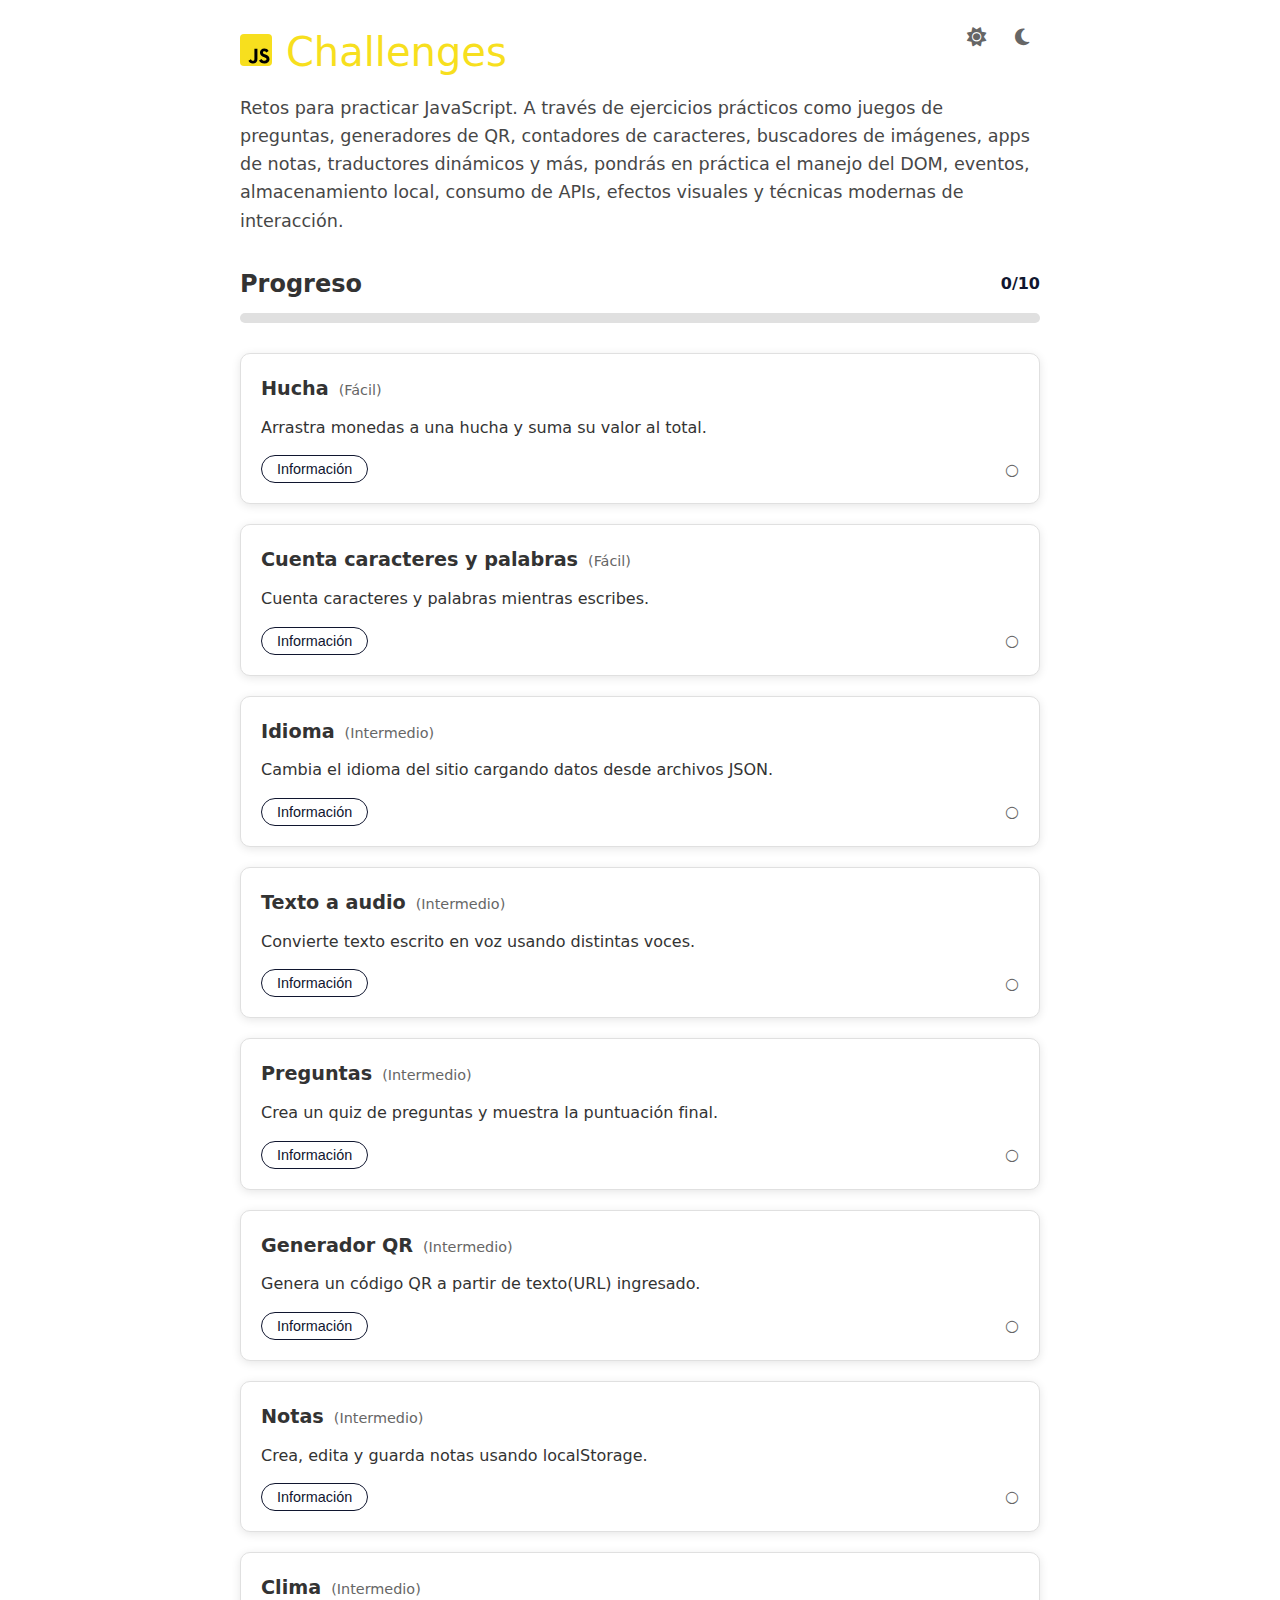
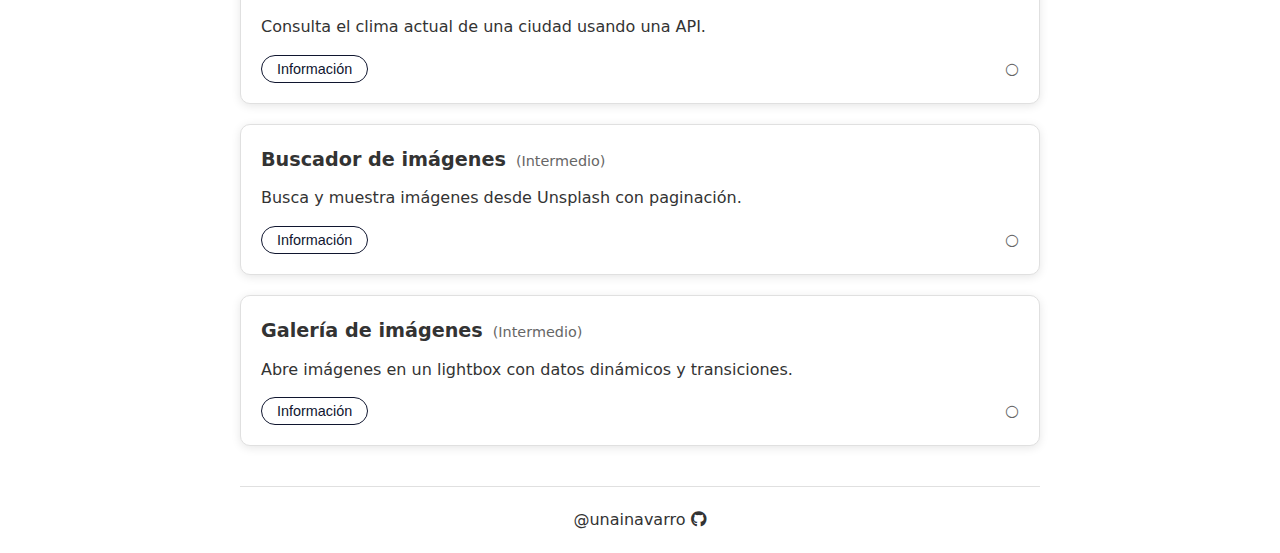
<file: index.html>
<!DOCTYPE html>
<html lang="es">
  <head>
    <meta charset="UTF-8" />
    <meta name="viewport" content="width=device-width, initial-scale=1.0" />
    <link rel="shortcut icon" href="img/javascript.svg" type="image/x-icon" />
    <title>JS challenges</title>
    <link
      rel="stylesheet"
      href="https://cdnjs.cloudflare.com/ajax/libs/font-awesome/6.4.0/css/all.min.css"
    />
    <link rel="stylesheet" href="css/style.css" />
  </head>
  <body>
    <div class="container">
      <header>
        <div class="header-content">
          <h1>
            <img src="img/javascript.svg" alt="js logo" class="logo" />
            <span>Challenges</span>
          </h1>
          <p>
            Retos para practicar JavaScript. A través de ejercicios prácticos
            como juegos de preguntas, generadores de QR, contadores de
            caracteres, buscadores de imágenes, apps de notas, traductores
            dinámicos y más, pondrás en práctica el manejo del DOM, eventos,
            almacenamiento local, consumo de APIs, efectos visuales y técnicas
            modernas de interacción.
          </p>
        </div>
        <div class="theme-switcher">
          <button class="theme-btn light" title="Light mode">
            <i class="fas fa-sun"></i>
          </button>
          <button class="theme-btn dark" title="Dark mode">
            <i class="fas fa-moon"></i>
          </button>
        </div>
      </header>

      <main>
        <section class="progress-summary">
          <h2>Progreso <span id="progress-count"></span></h2>
          <div class="progress-bar">
            <div class="progress-fill"></div>
          </div>
        </section>

        <section class="challenges-list">
          <!-- Card -->
          <div class="challenge-card" data-challenge-id="hucha">
            <div class="challenge-header">
              <h3>Hucha</h3>
              <span class="challenge-source">(Fácil)</span>
            </div>
            <p>Arrastra monedas a una hucha y suma su valor al total.</p>
            <div class="challenge-actions">
              <button class="statement-btn">Información</button>
              <div class="status-icons">
                <span class="incomplete-icon" title="Completed">○</span>
              </div>
            </div>
          </div>
          <!-- Card[final] -->
          <!-- Card -->
          <div class="challenge-card" data-challenge-id="cuenta">
            <div class="challenge-header">
              <h3>Cuenta caracteres y palabras</h3>
              <span class="challenge-source">(Fácil)</span>
            </div>
            <p>Cuenta caracteres y palabras mientras escribes.</p>
            <div class="challenge-actions">
              <button class="statement-btn">Información</button>
              <div class="status-icons">
                <span class="incomplete-icon" title="Completed">○</span>
              </div>
            </div>
          </div>
          <!-- Card[final] -->
          <!-- Card -->
          <div class="challenge-card" data-challenge-id="idioma">
            <div class="challenge-header">
              <h3>Idioma</h3>
              <span class="challenge-source">(Intermedio)</span>
            </div>
            <p>
              Cambia el idioma del sitio cargando datos desde archivos JSON.
            </p>
            <div class="challenge-actions">
              <button class="statement-btn">Información</button>
              <div class="status-icons">
                <span class="incomplete-icon" title="Completed">○</span>
              </div>
            </div>
          </div>
          <!-- Card[final] -->
          <!-- Card -->
          <div class="challenge-card" data-challenge-id="audio-texto">
            <div class="challenge-header">
              <h3>Texto a audio</h3>
              <span class="challenge-source">(Intermedio)</span>
            </div>
            <p>Convierte texto escrito en voz usando distintas voces.</p>
            <div class="challenge-actions">
              <button class="statement-btn">Información</button>
              <div class="status-icons">
                <span class="incomplete-icon" title="Completed">○</span>
              </div>
            </div>
          </div>
          <!-- Card[final] -->
          <!-- Card -->
          <div class="challenge-card" data-challenge-id="preguntas">
            <div class="challenge-header">
              <h3>Preguntas</h3>
              <span class="challenge-source">(Intermedio)</span>
            </div>
            <p>Crea un quiz de preguntas y muestra la puntuación final.</p>
            <div class="challenge-actions">
              <button class="statement-btn">Información</button>
              <div class="status-icons">
                <span class="incomplete-icon" title="Completed">○</span>
              </div>
            </div>
          </div>
          <!-- Card[final] -->
          <!-- Card -->
          <div class="challenge-card" data-challenge-id="qr">
            <div class="challenge-header">
              <h3>Generador QR</h3>
              <span class="challenge-source">(Intermedio)</span>
            </div>
            <p>Genera un código QR a partir de texto(URL) ingresado.</p>
            <div class="challenge-actions">
              <button class="statement-btn">Información</button>
              <div class="status-icons">
                <span class="incomplete-icon" title="Completed">○</span>
              </div>
            </div>
          </div>
          <!-- Card[final] -->
          <!-- Card -->
          <div class="challenge-card" data-challenge-id="notas">
            <div class="challenge-header">
              <h3>Notas</h3>
              <span class="challenge-source">(Intermedio)</span>
            </div>
            <p>Crea, edita y guarda notas usando localStorage.</p>
            <div class="challenge-actions">
              <button class="statement-btn">Información</button>
              <div class="status-icons">
                <span class="incomplete-icon" title="Completed">○</span>
              </div>
            </div>
          </div>
          <!-- Card[final] -->
          <!-- Card -->
          <div class="challenge-card" data-challenge-id="clima">
            <div class="challenge-header">
              <h3>Clima</h3>
              <span class="challenge-source">(Intermedio)</span>
            </div>
            <p>Consulta el clima actual de una ciudad usando una API.</p>
            <div class="challenge-actions">
              <button class="statement-btn">Información</button>
              <div class="status-icons">
                <span class="incomplete-icon" title="Completed">○</span>
              </div>
            </div>
          </div>
          <!-- Card[final] -->
          <!-- Card -->
          <div class="challenge-card" data-challenge-id="buscador-img">
            <div class="challenge-header">
              <h3>Buscador de imágenes</h3>
              <span class="challenge-source">(Intermedio)</span>
            </div>
            <p>Busca y muestra imágenes desde Unsplash con paginación.</p>
            <div class="challenge-actions">
              <button class="statement-btn">Información</button>
              <div class="status-icons">
                <span class="incomplete-icon" title="Completed">○</span>
              </div>
            </div>
          </div>
          <!-- Card[final] -->
          <!-- Card -->
          <div class="challenge-card" data-challenge-id="galeria">
            <div class="challenge-header">
              <h3>Galería de imágenes</h3>
              <span class="challenge-source">(Intermedio)</span>
            </div>
            <p>
              Abre imágenes en un lightbox con datos dinámicos y transiciones.
            </p>
            <div class="challenge-actions">
              <button class="statement-btn">Información</button>
              <div class="status-icons">
                <span class="incomplete-icon" title="Completed">○</span>
              </div>
            </div>
          </div>
          <!-- Card[final] -->
        </section>
      </main>

      <div class="modal-overlay" id="modal-overlay">
        <div class="modal">
          <button class="modal-close">&times;</button>
          <h2 class="modal-title" id="modal-title">Challenge Title</h2>
          <div class="modal-content">
            <h3>Requisitos clave para este proyecto:</h3>
            <ul class="requirements-list" id="requirements-list">
              <!-- Se llenará dinámicamente -->
            </ul>
          </div>
          <div class="modal-footer">
            <div class="footer-left">
              <button class="btn-demo" id="demo-btn">Demo</button>
              <button class="btn-github" id="github-btn">GitHub</button>
            </div>
            <a class="btn-start" href="./challenges/download/reto.zip"
              >Empezar reto</a
            >
          </div>
        </div>
      </div>

      <footer>
        <a class="github" href="https://github.com/unainavarro" target="_blank">
          @unainavarro
          <span class="icon" title="GitHub"
            ><i class="fa-brands fa-github"></i
          ></span>
        </a>
      </footer>
    </div>
    <script type="module" src="js/script.js"></script>
  </body>
</html>
</file>
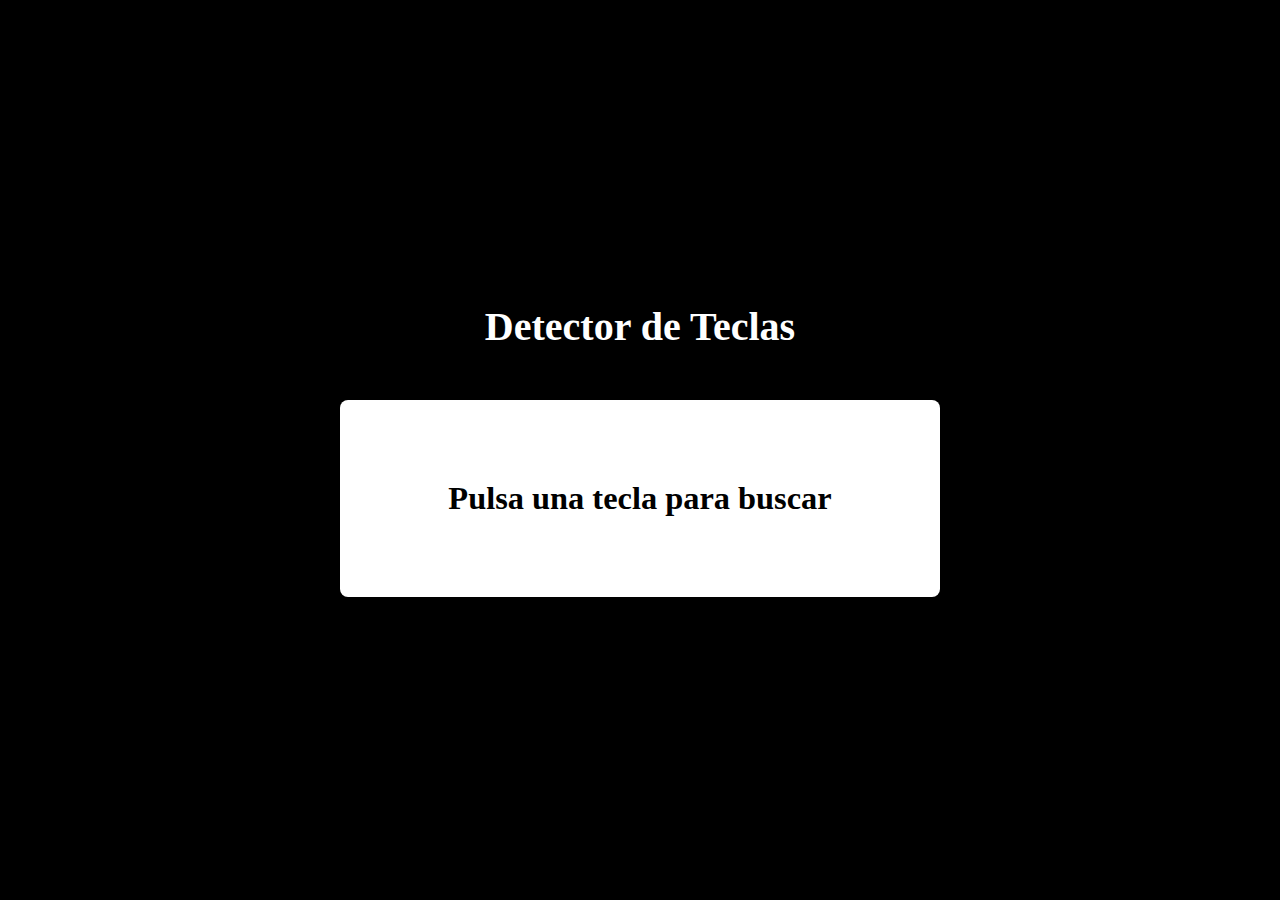
<file: challenges/01-detector-de-teclas/index.html>
<!DOCTYPE html>
<html lang="es">
  <head>
    <meta charset="UTF-8" />
    <meta name="viewport" content="width=device-width, initial-scale=1.0" />
    <title>Detector de teclas</title>
    <link rel="stylesheet" href="style.css" />
  </head>
  <body>
    <h2 class="heading">Detector de Teclas</h2>
    <div id="result">Pulsa una tecla para buscar</div>

    <script src="script.js"></script>
  </body>
</html>
</file>
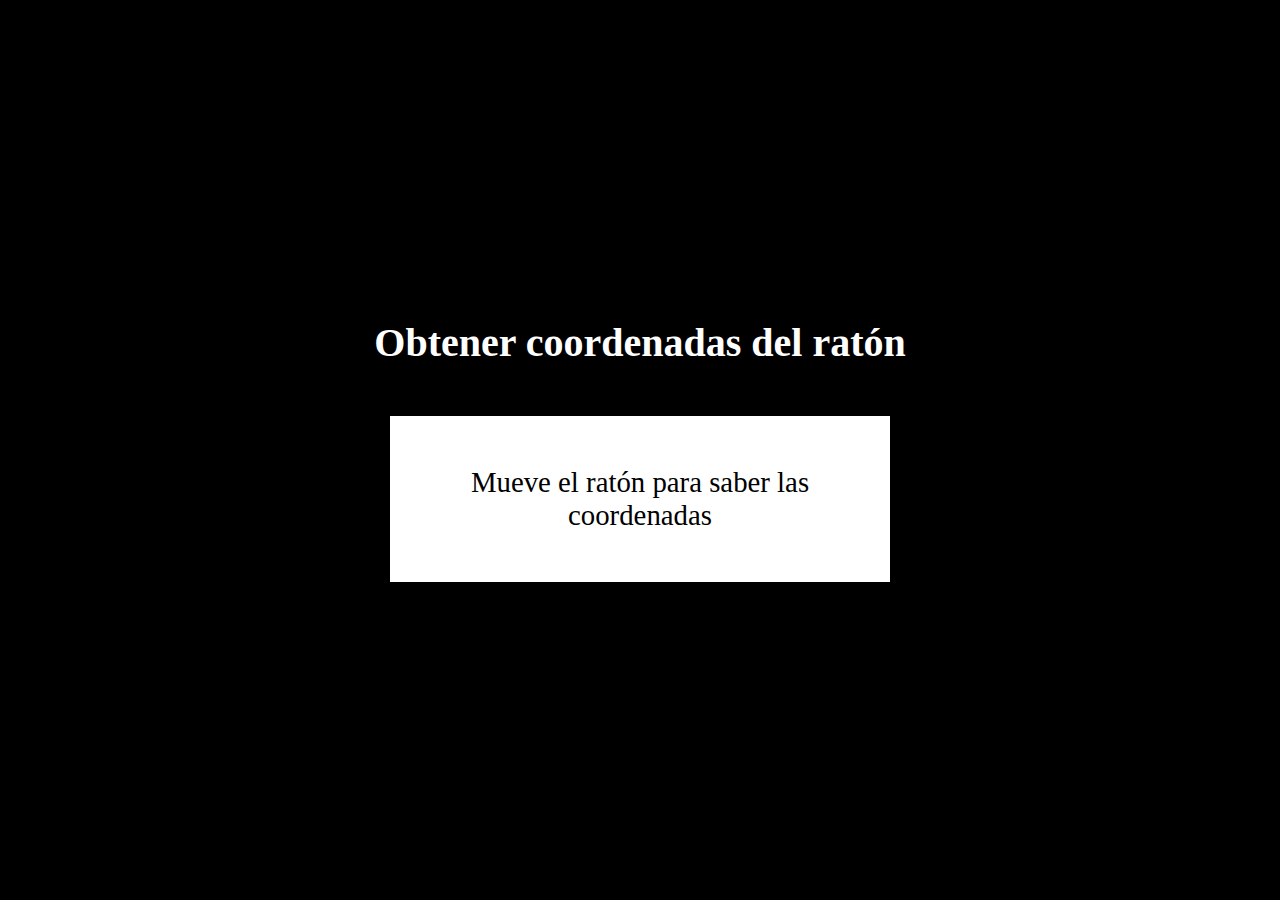
<file: challenges/02-detector-de-raton/index.html>
<!DOCTYPE html>
<html lang="es">
  <head>
    <meta charset="UTF-8" />
    <meta name="viewport" content="width=device-width, initial-scale=1.0" />
    <title>Detectar coordenadas</title>
    <link rel="stylesheet" href="style.css" />
  </head>
  <body>
    <h2 class="heading">Obtener coordenadas del ratón</h2>
    <div id="output">Mueve el ratón para saber las coordenadas</div>

    <script src="script.js"></script>
  </body>
</html>
</file>
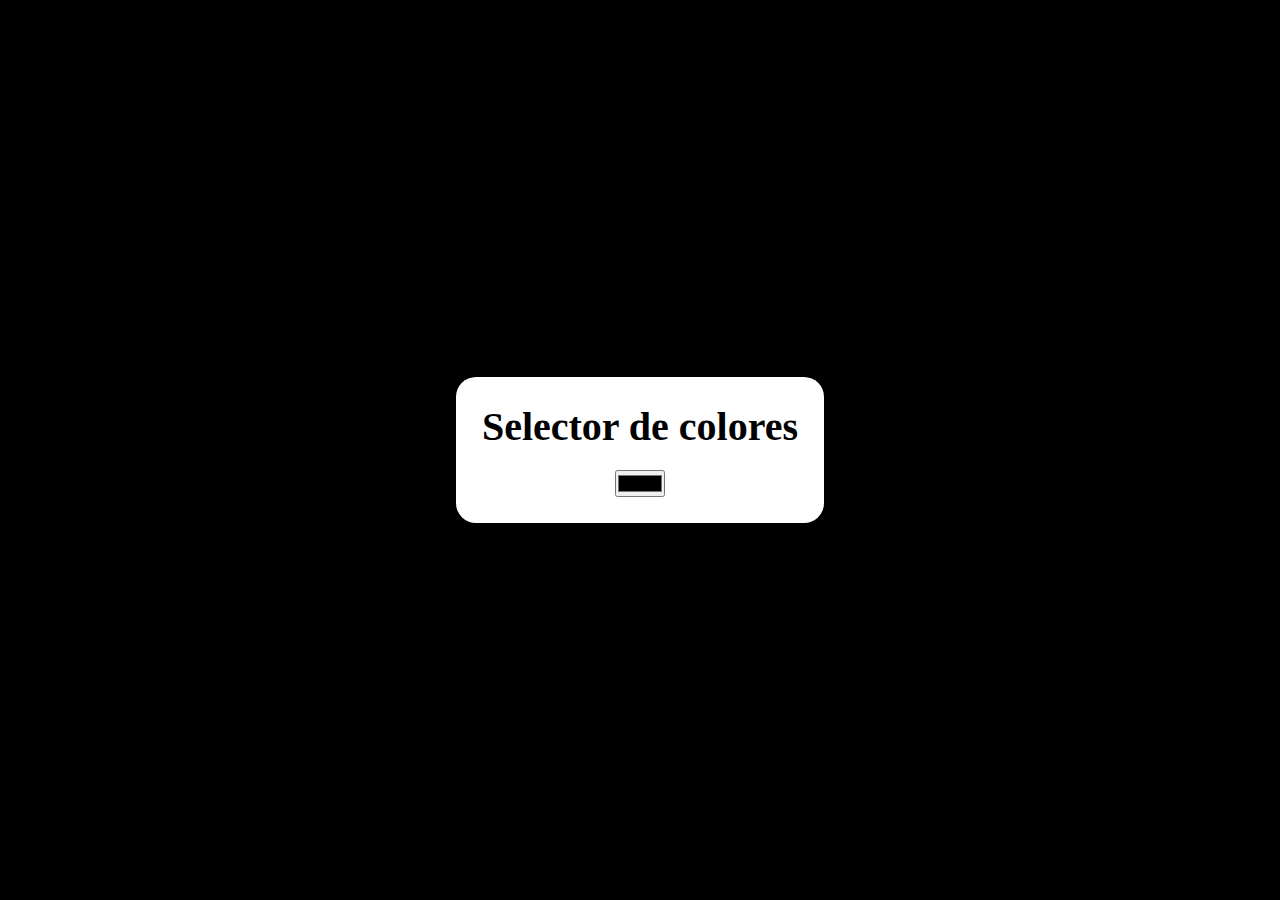
<file: challenges/03-selector-de-color/index.html>
<!DOCTYPE html>
<html lang="es">
  <head>
    <meta charset="UTF-8" />
    <meta name="viewport" content="width=device-width, initial-scale=1.0" />
    <title>Selector de color</title>
    <link rel="stylesheet" href="style.css" />
  </head>
  <body>
    <section class="section">
      <h2 class="heading">Selector de colores</h2>
      <input type="color" id="color-picker" />
    </section>

    <script src="script.js"></script>
  </body>
</html>
</file>
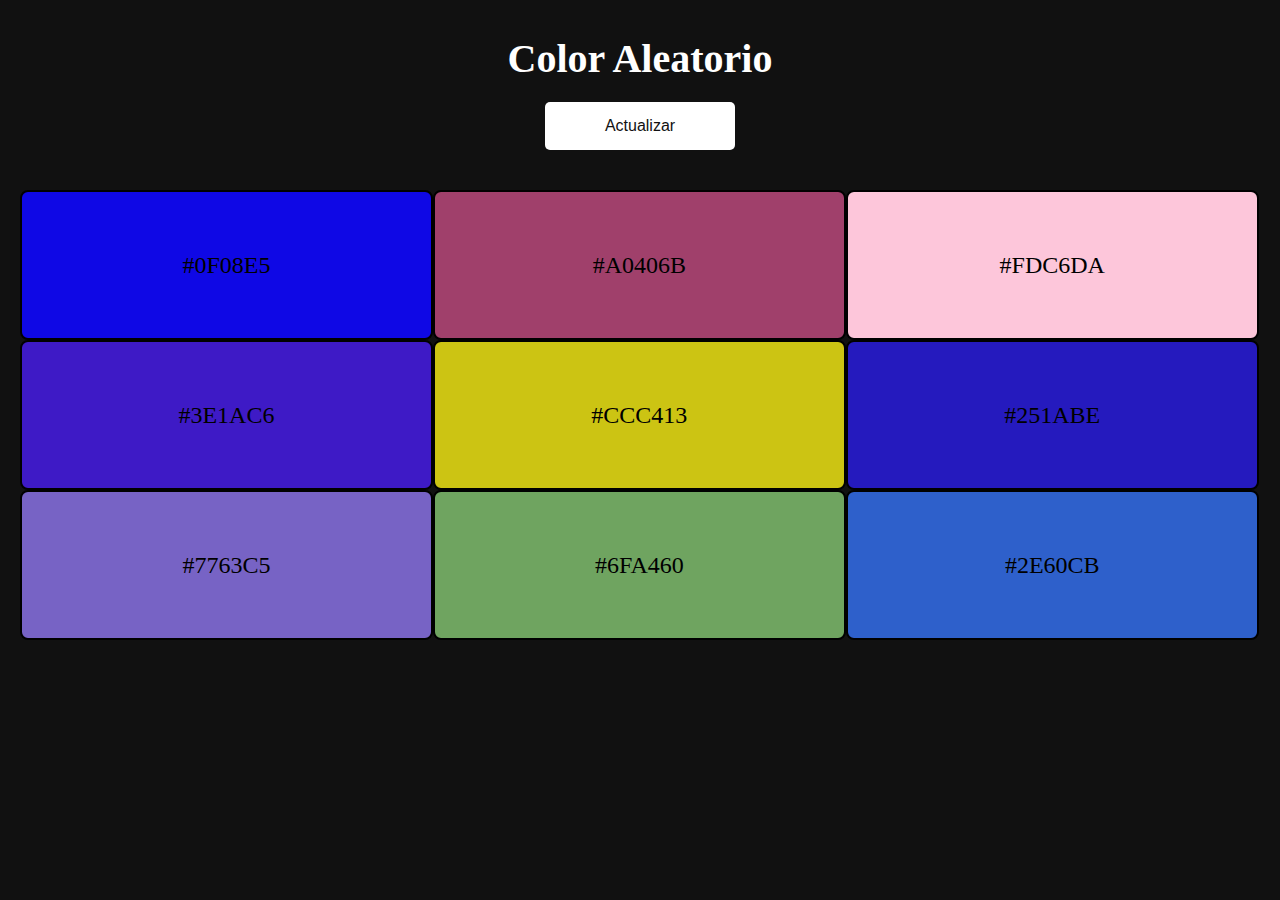
<file: challenges/04-color-aleatorio/index.html>
<!DOCTYPE html>
<html lang="es">
  <head>
    <meta charset="UTF-8" />
    <meta name="viewport" content="width=device-width, initial-scale=1.0" />
    <title>Color aleatorio</title>
    <link rel="stylesheet" href="style.css" />
  </head>
  <body>
    <h2 class="heading">Color Aleatorio</h2>
    <button class="btn">Actualizar</button>

    <section class="container"></section>

    <script src="script.js"></script>
  </body>
</html>
</file>
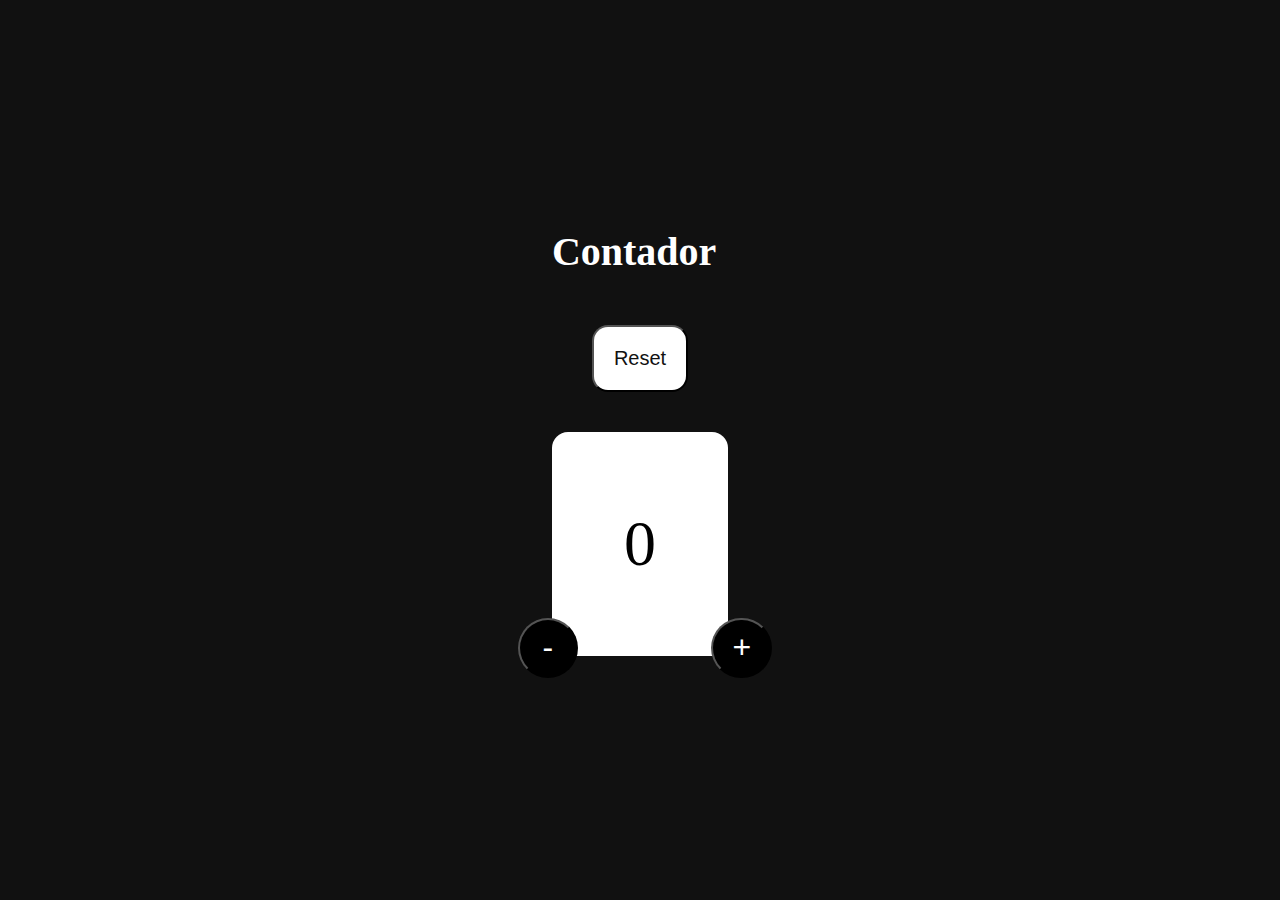
<file: challenges/05-contador/index.html>
<!DOCTYPE html>
<html lang="es">
  <head>
    <meta charset="UTF-8" />
    <meta name="viewport" content="width=device-width, initial-scale=1.0" />
    <title>Document</title>
    <link rel="stylesheet" href="style.css" />
  </head>
  <body>
    <div class="number-counter">
      <h2 class="heading">Contador</h2>
      <button class="btn-reset">Reset</button>

      <div class="counter-container">
        <p class="counter" id="counter">0</p>
        <button class="btn-operator increase">+</button>
        <button class="btn-operator decrease">-</button>
      </div>
    </div>
    <script src="script.js"></script>
  </body>
</html>
</file>
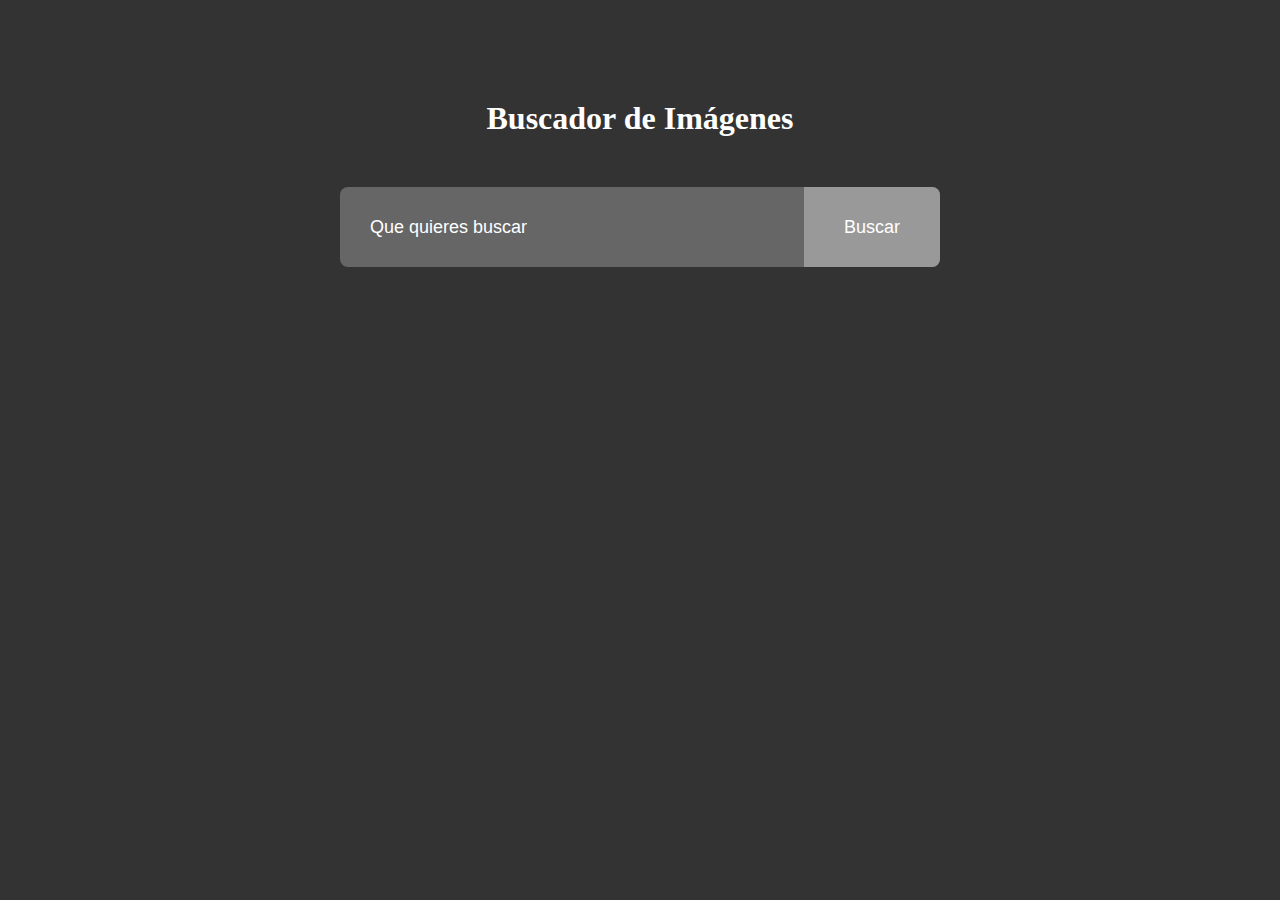
<file: challenges/buscador-img/index.html>
<!DOCTYPE html>
<html lang="es">
  <head>
    <meta charset="UTF-8" />
    <meta name="viewport" content="width=device-width, initial-scale=1.0" />
    <title>Buscador</title>
    <link rel="stylesheet" href="style.css" />
    <script type="module" src="script.js" defer></script>
  </head>
  <body>
    <h1>Buscador de Imágenes</h1>

    <form id="search-form">
      <input type="text" id="search-box" placeholder="Que quieres buscar" />
      <button>Buscar</button>
    </form>

    <div id="search-result"></div>
    <button id="show-more-btn">Ver más</button>
  </body>
</html>
</file>
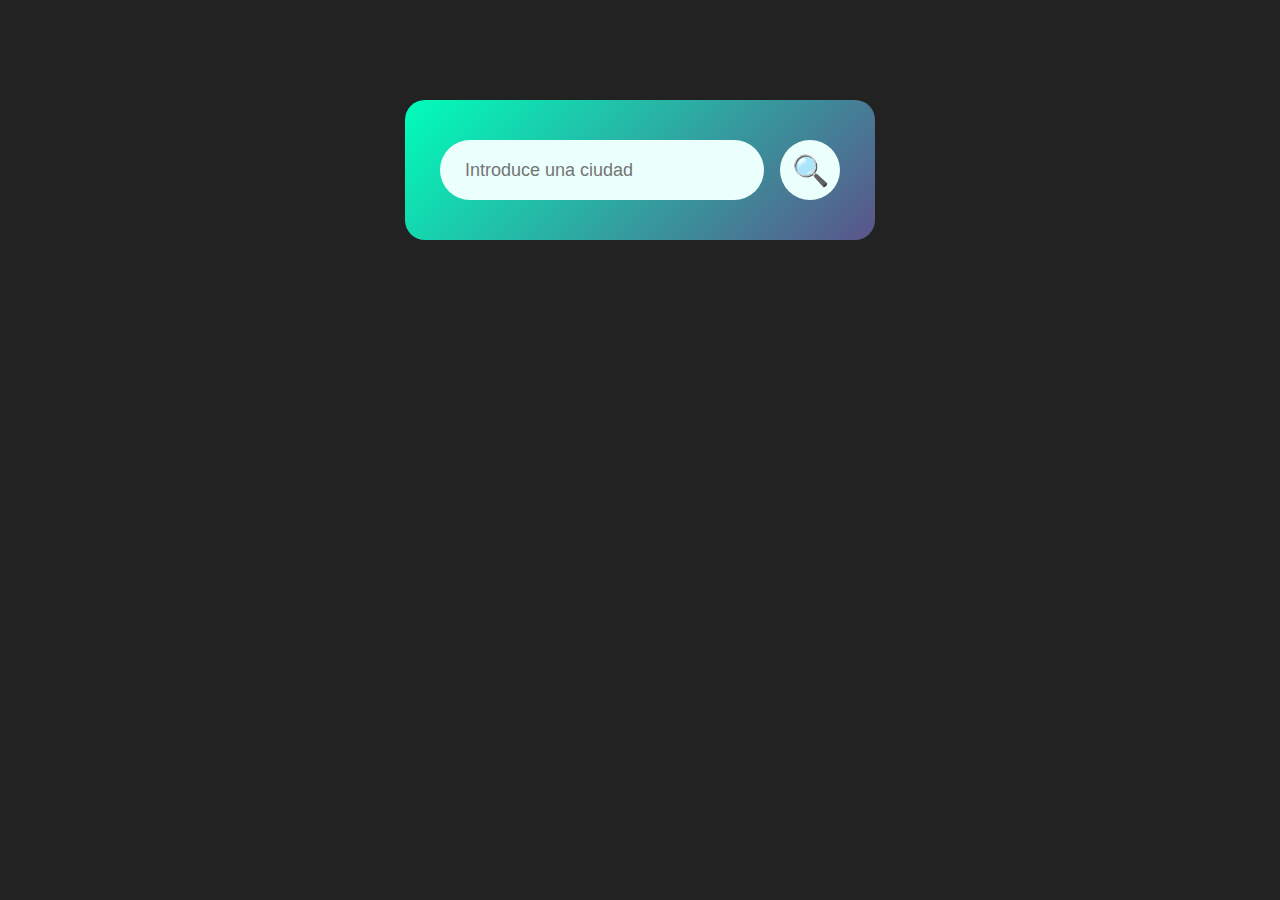
<file: challenges/clima/index.html>
<!DOCTYPE html>
<html lang="es">
  <head>
    <meta charset="UTF-8" />
    <meta name="viewport" content="width=device-width, initial-scale=1.0" />
    <title>Clima</title>
    <link rel="stylesheet" href="style.css" />
  </head>
  <body>
    <div class="card">
      <div class="search">
        <input
          type="text"
          placeholder="Introduce una ciudad"
          spellcheck="false"
        />
        <button>🔍</button>
      </div>

      <div class="error">
        <p>Ciudad no encontrada</p>
      </div>

      <div class="weather">
        <p class="weather-icon">🌧️</p>
        <h1 class="temp">22ºc</h1>
        <h2 class="city">Bilbao</h2>
        <div class="details">
          <div class="col">
            <p class="humidity-icon">💧</p>
            <div>
              <p class="humidity">50%</p>
              <p>Humedad</p>
            </div>
          </div>
          <div class="col">
            <p class="wind-icon">🍃</p>
            <div>
              <p class="wind">15 km/h</p>
              <p>Viento</p>
            </div>
          </div>
        </div>
      </div>
    </div>

    <script src="script.js"></script>
  </body>
</html>
</file>
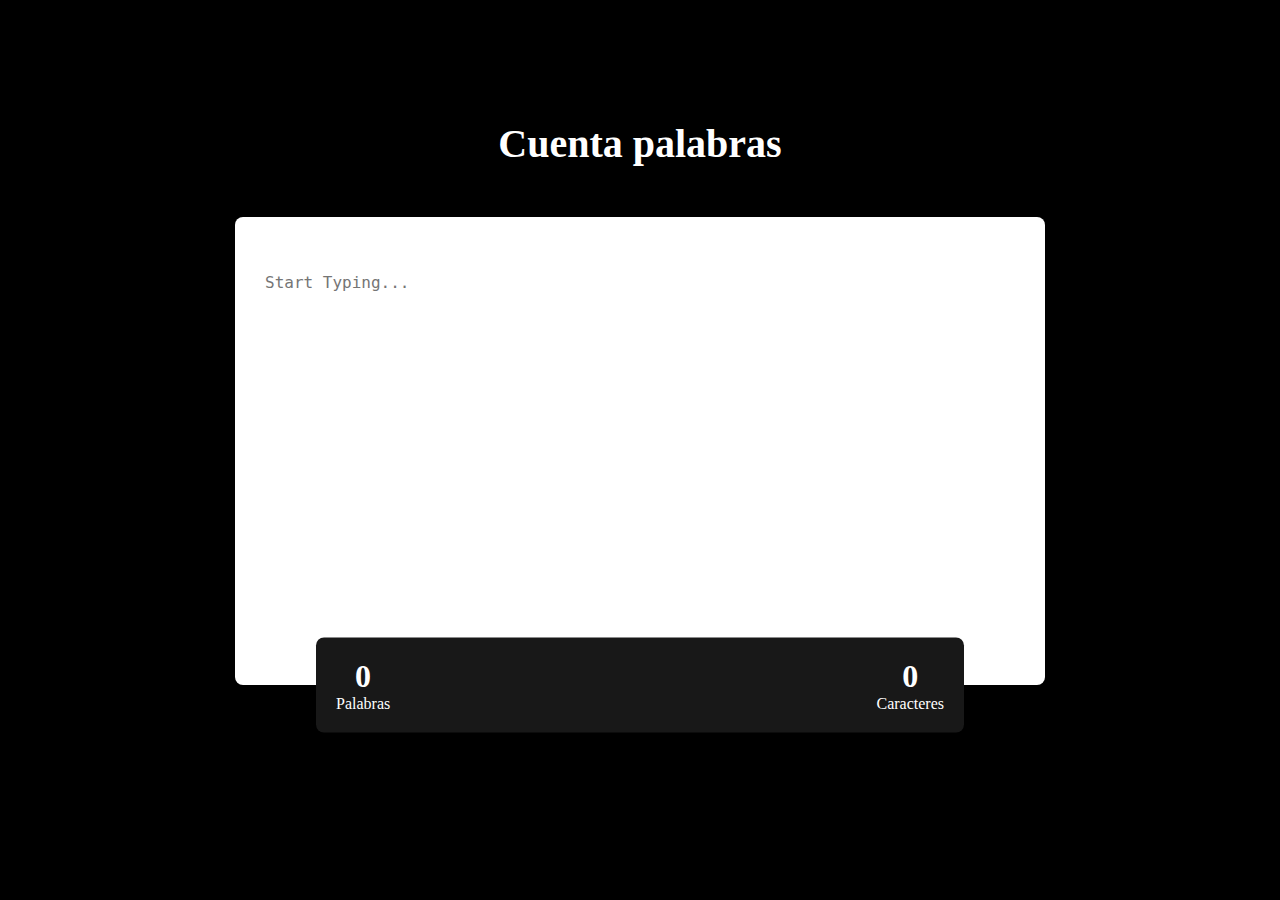
<file: challenges/cuenta-palabras/index.html>
<!DOCTYPE html>
<html lang="es">
  <head>
    <meta charset="UTF-8" />
    <meta name="viewport" content="width=device-width, initial-scale=1.0" />
    <title>Cuenta palabras</title>
    <link rel="stylesheet" href="style.css" />
    <script type="module" src="script.js" defer></script>
  </head>
  <body>
    <div class="wrapper">
      <h2 class="heading">Cuenta palabras</h2>
      <div class="container">
        <textarea
          id="input-textarea"
          rows="12"
          placeholder="Start Typing..."
        ></textarea>
      </div>
      <div class="count">
        <div>
          <h3 id="word-count">0</h3>
          <p>Palabras</p>
        </div>
        <div>
          <h3 id="character-count">0</h3>
          <p>Caracteres</p>
        </div>
      </div>
    </div>
  </body>
</html>
</file>
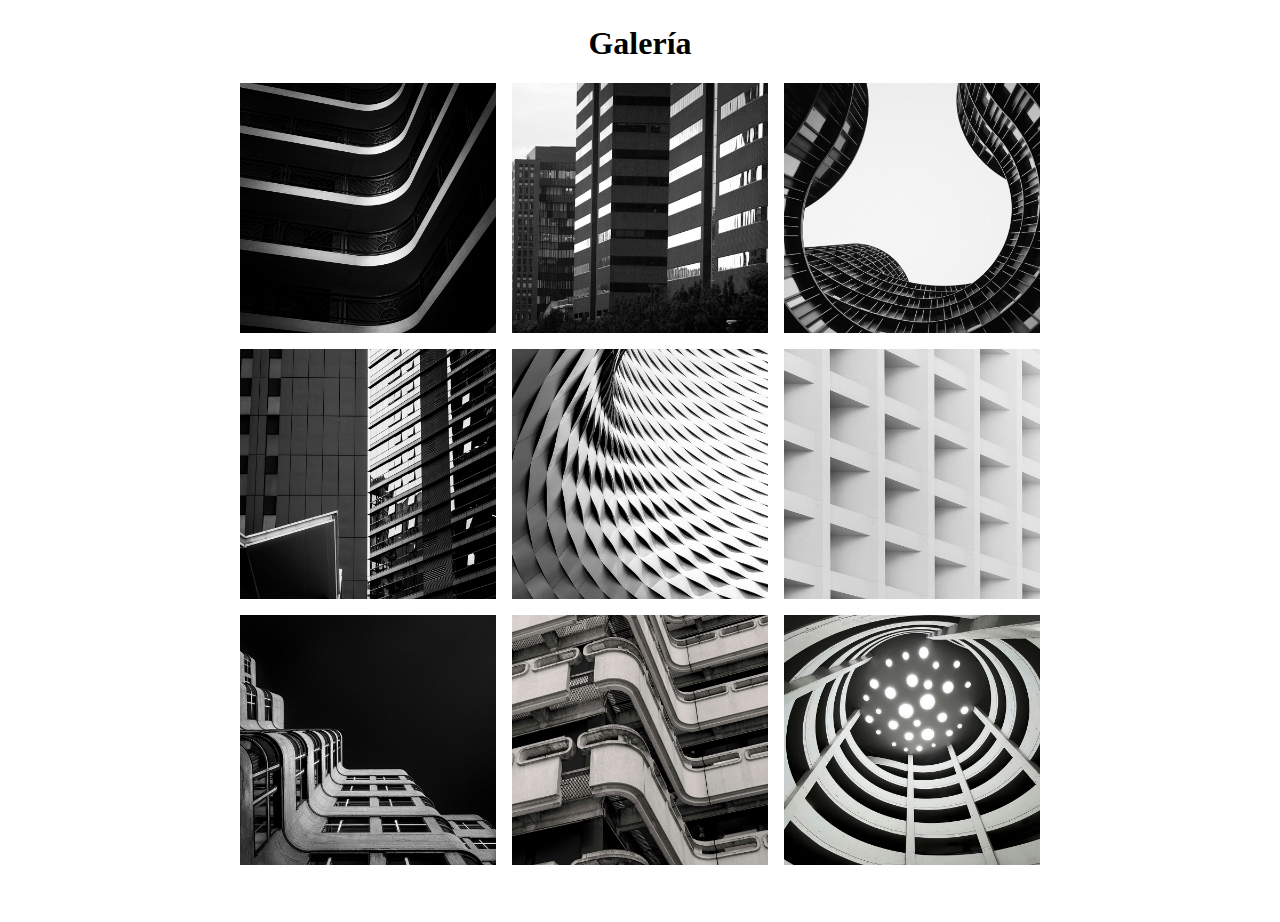
<file: challenges/galeria/index.html>
<!DOCTYPE html>
<html lang="en">
  <head>
    <meta charset="UTF-8" />
    <meta name="viewport" content="width=device-width, initial-scale=1.0" />
    <link rel="stylesheet" href="styles.css" />
    <script src="./script.js" defer></script>
    <title>Galería</title>
  </head>
  <body>
    <h1>Galería</h1>
    <main>
      <ul class="gallery">
        <li class="thumbnail" id="thumb1">
          <img
            src="images/balconies-md.jpg"
            data-thumbID="thumb1"
            alt="Black and white photo of exterior balconies in an art deco style."
          />
        </li>
        <li class="thumbnail" id="thumb2">
          <img
            src="images/checkers-md.jpg"
            data-thumbID="thumb2"
            alt="A row of skyscraper apartment buildings with large glass windows."
          />
        </li>
        <li class="thumbnail" id="thumb3">
          <img
            src="images/curves-md.jpg"
            data-thumbID="thumb3"
            alt="The interior curve of a building seen from the ground looking up."
          />
        </li>
        <li class="thumbnail" id="thumb4">
          <img
            src="images/floors-md.jpg"
            data-thumbID="thumb4"
            alt="The exterior of a residential building made of mixed material using glass, brick and concrete."
          />
        </li>
        <li class="thumbnail" id="thumb5">
          <img
            src="images/forms-md.jpg"
            data-thumbID="thumb5"
            alt="The interior facade of a curved wall adorned with metal plating looks like scales on a dragon."
          />
        </li>
        <li class="thumbnail" id="thumb6">
          <img
            src="images/squares-md.jpg"
            data-thumbID="thumb6"
            alt="The exterior facade of a building whose supports create a checkered pattern."
          />
        </li>
        <li class="thumbnail" id="thumb7">
          <img
            src="images/zig-zag-md.jpg"
            data-thumbID="thumb7"
            alt="The exterior facade and roofline of a building create interesting zig-zag patterns against the sky."
          />
        </li>
        <li class="thumbnail" id="thumb8">
          <img
            src="images/flow-md.jpg"
            data-thumbID="thumb8"
            alt="The exterior balconies of a brutalist style building juxtaposes soft and angular shapes."
          />
        </li>
        <li class="thumbnail" id="thumb9">
          <img
            src="images/swirls-md.jpg"
            data-thumbID="thumb9"
            alt="A view of an interior atrium and the spiral walkway that leads to the top floor."
          />
        </li>
      </ul>
      <aside class="lightbox">
        <figure class="lightbox-image">
          <!-- img appended here -->
          <!-- figcaption appended here -->
        </figure>
      </aside>
    </main>
  </body>
</html>
</file>
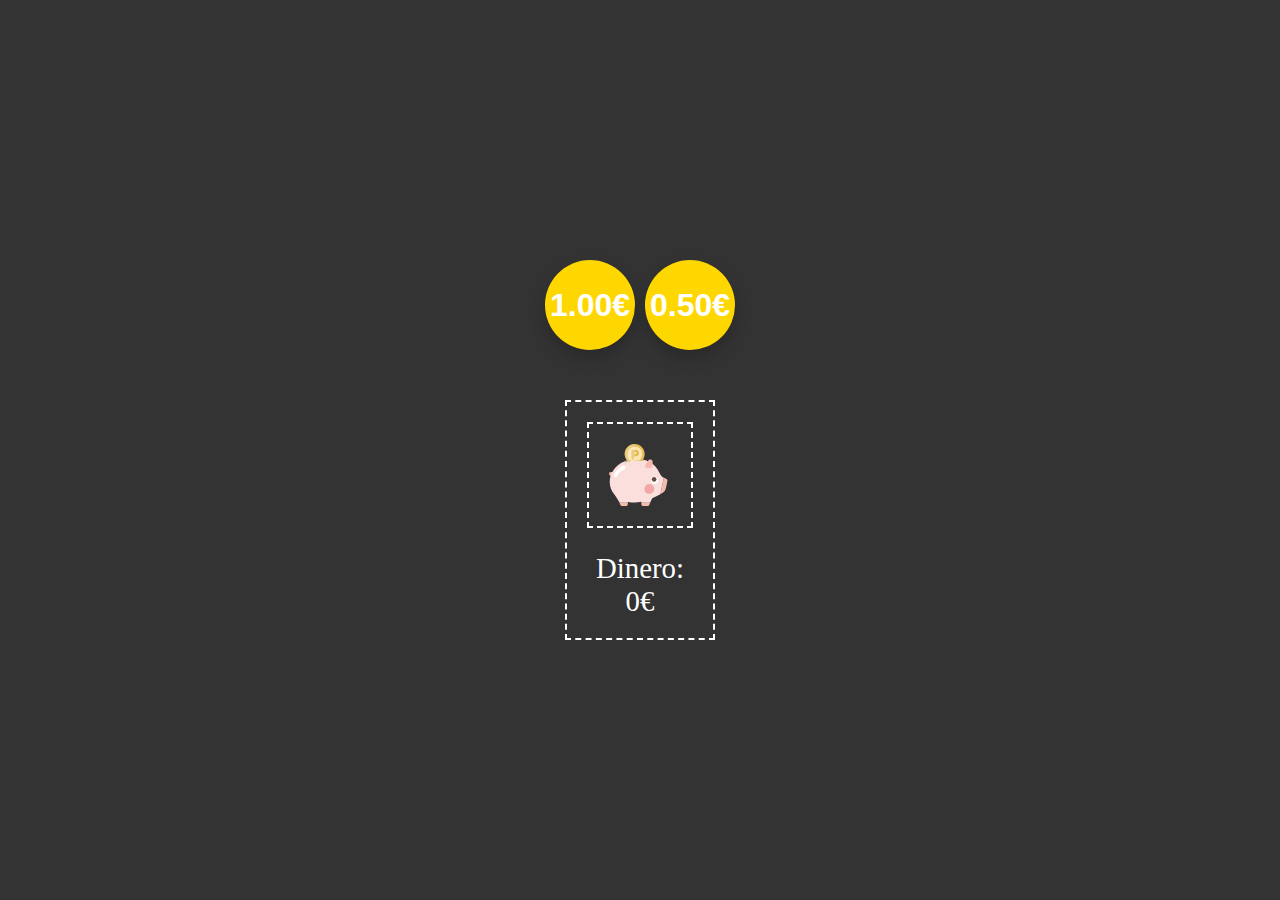
<file: challenges/hucha/index.html>
<!DOCTYPE html>
<html lang="es">
  <head>
    <meta charset="UTF-8" />
    <meta name="viewport" content="width=device-width, initial-scale=1.0" />
    <title>Hucha</title>
    <link rel="stylesheet" href="style.css" />
    <script src="script.js" defer></script>
  </head>
  <body>
    <div class="monedas">
      <div class="moneda" draggable="true" data-valor="1.00">
        <div class="cara-trasera">1.00€</div>
      </div>
      <div class="moneda" draggable="true" data-valor="0.50">
        <div class="cara-trasera">0.50€</div>
      </div>
    </div>

    <div
      class="hucha"
      id="hucha"
      ondrop="soltarMoneda(event)"
      ondragover="permitirSoltar(event)"
    >
      <img src="img/pig.svg" alt="hucha de cerdo" class="hucha" />
      <p>Dinero: <span class="total">0</span>€</p>
    </div>
  </body>
</html>
</file>
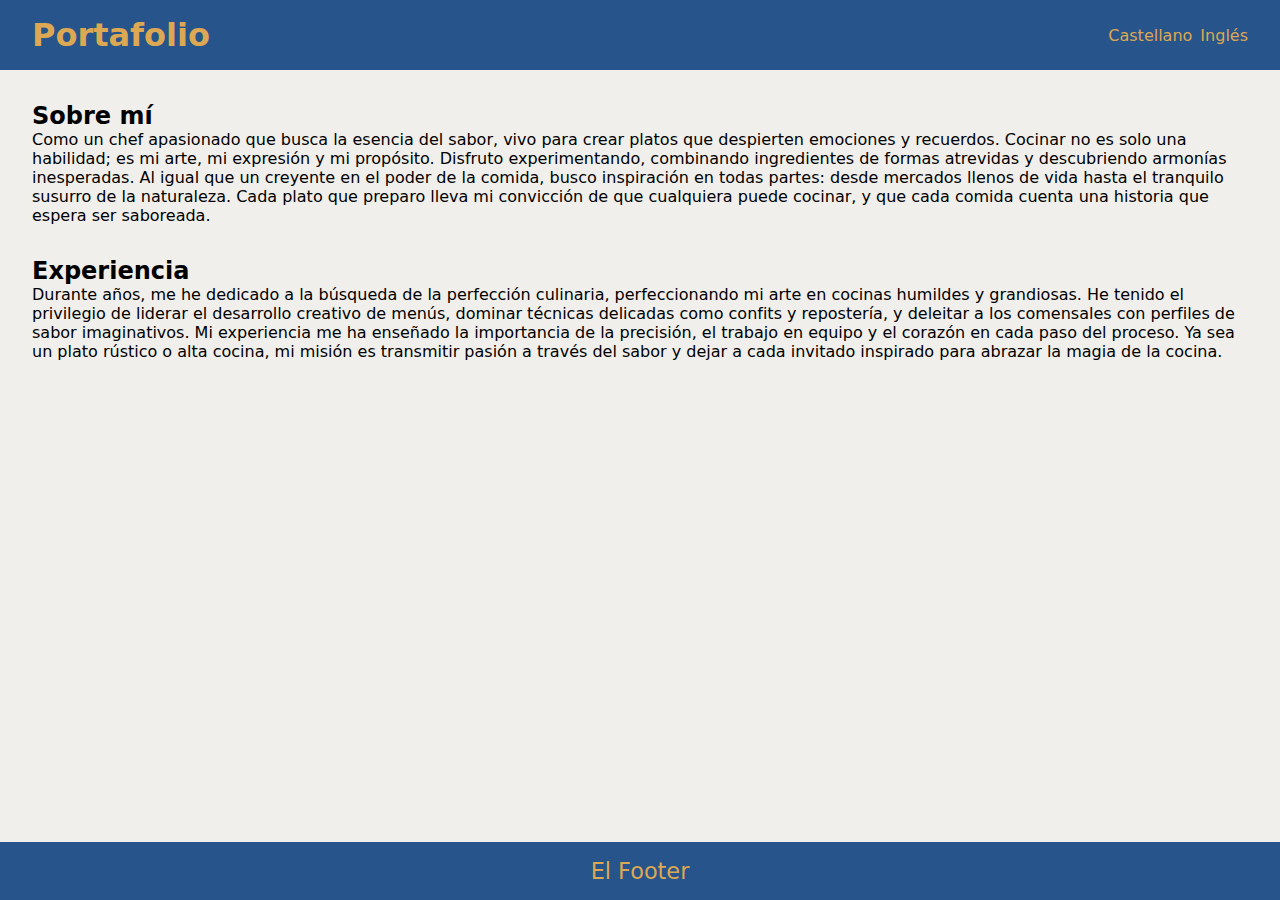
<file: challenges/idioma/index.html>
<!DOCTYPE html>
<html lang="es">
  <head>
    <meta charset="UTF-8" />
    <meta name="viewport" content="width=device-width, initial-scale=1.0" />
    <title>Idioma</title>
    <link rel="stylesheet" href="style.css" />
    <script type="module" src="script.js" defer></script>
  </head>
  <body>
    <header class="header">
      <h1 class="logo">Portafolio</h1>

      <div class="languages">
        <button class="lang-button" data-language="es">Castellano</button>
        <button class="lang-button" data-language="en">Inglés</button>
      </div>
    </header>

    <main>
      <section class="section" id="about-me">
        <h2 data-section="about-me" data-value="title">Sobre mí</h2>
        <p data-section="about-me" data-value="text">
          Como un chef apasionado que busca la esencia del sabor, vivo para
          crear platos que despierten emociones y recuerdos. Cocinar no es solo
          una habilidad; es mi arte, mi expresión y mi propósito. Disfruto
          experimentando, combinando ingredientes de formas atrevidas y
          descubriendo armonías inesperadas. Al igual que un creyente en el
          poder de la comida, busco inspiración en todas partes: desde mercados
          llenos de vida hasta el tranquilo susurro de la naturaleza. Cada plato
          que preparo lleva mi convicción de que cualquiera puede cocinar, y que
          cada comida cuenta una historia que espera ser saboreada.
        </p>
      </section>

      <section class="section" id="experience">
        <h2 data-section="experience" data-value="title">Experiencia</h2>
        <p data-section="experience" data-value="text">
          Durante años, me he dedicado a la búsqueda de la perfección culinaria,
          perfeccionando mi arte en cocinas humildes y grandiosas. He tenido el
          privilegio de liderar el desarrollo creativo de menús, dominar
          técnicas delicadas como confits y repostería, y deleitar a los
          comensales con perfiles de sabor imaginativos. Mi experiencia me ha
          enseñado la importancia de la precisión, el trabajo en equipo y el
          corazón en cada paso del proceso. Ya sea un plato rústico o alta
          cocina, mi misión es transmitir pasión a través del sabor y dejar a
          cada invitado inspirado para abrazar la magia de la cocina.
        </p>
      </section>
    </main>

    <footer class="footer">El Footer</footer>
  </body>
</html>
</file>
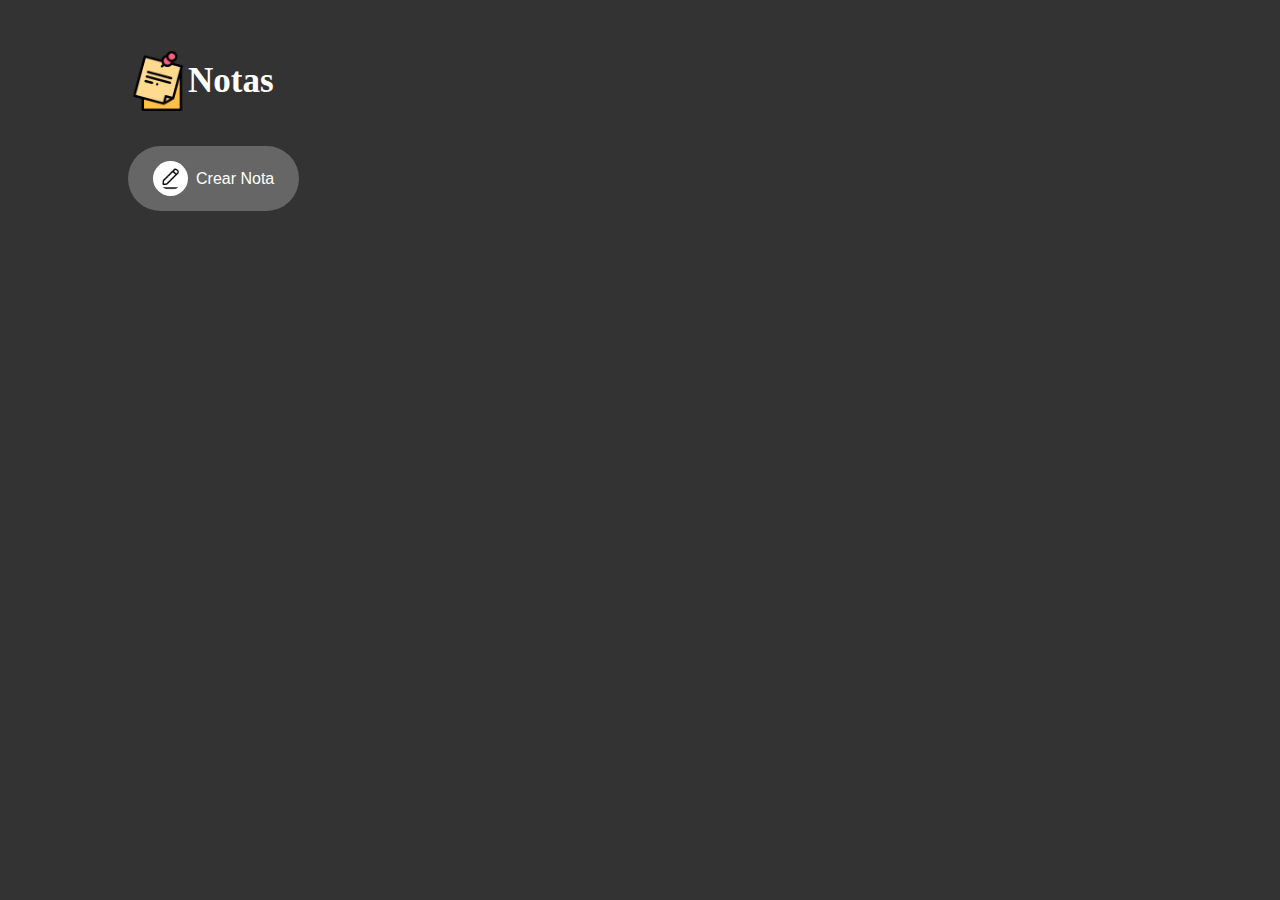
<file: challenges/notas/index.html>
<!DOCTYPE html>
<html lang="es">
  <head>
    <meta charset="UTF-8" />
    <meta name="viewport" content="width=device-width, initial-scale=1.0" />
    <title>Notas</title>
    <link rel="stylesheet" href="style.css" />
  </head>
  <body>
    <div class="container">
      <h1>
        <img src="img/notes.png" alt="note icon" />
        Notas
      </h1>
      <button class="create-btn">
        <img src="img/edit.png" alt="edit icon" />
        Crear Nota
      </button>
      <div class="notes-container">
        <!-- <p contenteditable="true" class="input-box">
          <img src="img/delete.png" alt="delete icon" />
        </p> -->
      </div>
    </div>

    <script src="script.js"></script>
  </body>
</html>
</file>
<file: css/style.css>
@import url(./main/variables.css);
@import url(./main/global.css);

/* Components */
@import url(./components/header.css);
@import url(./components/progress.css);
@import url(./components/challenges.css);
@import url(./components/modal.css);
@import url(./components/footer.css);
</file>
<file: challenges/01-detector-de-teclas/style.css>
* {
  margin: 0;
  padding: 0;
  box-sizing: border-box;
}

body {
  background: #000;
  color: #fff;
  min-height: 100dvh;
  display: flex;
  flex-direction: column;
  justify-content: center;
  align-items: center;
}

.heading {
  margin-bottom: 50px;
  font-size: 2.5rem;
  text-align: center;
}

#result {
  width: 600px;
  padding: 80px 40px;
  background: #fff;
  border-radius: 8px;
  font-size: 3.6vmin;
  font-weight: 600;
  text-align: center;
  color: #000;

  h2 {
    padding: 0.5rem;
    font-size: 2rem;
    text-transform: uppercase;
    color: #d33434;
  }
}
</file>
<file: challenges/02-detector-de-raton/style.css>
* {
  margin: 0;
  padding: 0;
  box-sizing: border-box;
}

body {
  background: #000;
  color: #fff;
  min-height: 100dvh;
  display: flex;
  flex-direction: column;
  justify-content: center;
  align-items: center;
}

.heading {
  margin-bottom: 50px;
  font-size: 2.5rem;
  text-align: center;
}

#output {
  width: 500px;
  padding: 50px 30px;
  background: #fff;
  color: #000;
  font-size: 1.8rem;
  text-align: center;
}

span {
  color: #c73939;
}
</file>
<file: challenges/03-selector-de-color/style.css>
* {
  margin: 0;
  padding: 0;
  box-sizing: border-box;
}

body {
  background: #000;
  color: #fff;
  min-height: 100dvh;
  display: flex;
  flex-direction: column;
  justify-content: center;
  align-items: center;
}

.heading {
  font-size: 2.5rem;
  margin-bottom: 20px;
  color: #000;
  text-align: center;
  text-wrap: pretty;
}

.section {
  padding: 2%;
  background: #fff;
  border-radius: 20px;
  display: flex;
  flex-direction: column;
  justify-content: center;
  align-items: center;
}

#color-picker {
  cursor: pointer;
}
</file>
<file: challenges/04-color-aleatorio/style.css>
* {
  margin: 0;
  padding: 0;
  box-sizing: border-box;
}

body {
  min-height: 100dvh;
  background: #111;
  color: #fff;
}

.heading {
  padding-top: 35px;
  text-align: center;
  font-size: 2.5rem;
}

.btn {
  margin: 20px auto;
  padding: 15px 60px;
  display: block;
  border: none;
  outline: none;
  border-radius: 5px;
  background: #fff;
  color: #111;
  font-size: 1rem;
  cursor: pointer;

  &:hover {
    opacity: 0.8;
  }
}

.container {
  display: flex;
  flex-wrap: wrap;
  padding: 20px;
}

.box {
  width: 33.3%;
  height: 150px;
  background: #fff;
  border: 2px solid #000;
  border-radius: 8px;
  display: flex;
  justify-content: center;
  align-items: center;
  font-size: 1.5rem;
  text-transform: uppercase;
  color: #000;
  cursor: text;
}
</file>
<file: challenges/05-contador/style.css>
* {
  margin: 0;
  padding: 0;
  box-sizing: border-box;
}

body {
  background: #111;
  min-height: 100dvh;
  display: flex;
  flex-direction: column;
  justify-content: center;
  align-items: center;
  color: #fff;
}

.heading {
  font-size: 2.5rem;
  margin-bottom: 50px;
}

.btn-reset {
  display: block;
  margin: 2.5rem;
  padding: 1.25rem;
  background: #fff;
  color: #111;
  border-radius: 1rem;
  font-size: 20px;
  cursor: pointer;
}

.counter-container {
  width: 100%;
  max-width: 14rem;
  height: 14rem;
  background: #fff;
  margin: 1rem auto;
  display: flex;
  flex-direction: column;
  justify-content: center;
  align-items: center;
  border-radius: 1rem;
  position: relative;
}

.counter {
  color: #000;
  font-size: 4rem;
}

.btn-operator {
  position: absolute;
  width: 3.8rem;
  height: 3.8rem;
  background: #000;
  color: #fff;
  font-size: 1.2rem;
  border-radius: 3.5rem;
  cursor: pointer;
}

.increase {
  font-size: 2rem;
  bottom: -10%;
  right: -25%;
  &:active {
    background: green;
  }
}

.decrease {
  font-size: 2rem;
  bottom: -10%;
  right: 85%;
  &:active {
    background: red;
  }
}
</file>
<file: challenges/buscador-img/style.css>
* {
  margin: 0;
  padding: 0;
  box-sizing: border-box;
}

body {
  background: #333;
  color: #fff;
}

h1 {
  text-align: center;
  margin: 100px auto 50px;
  font-weight: 600;
}

form {
  width: 90%;
  max-width: 600px;
  margin: auto;
  height: 80px;
  background: #666;
  display: flex;
  align-items: center;
  border-radius: 8px;
}

form input {
  flex: 1;
  height: 100%;
  border: 0;
  outline: 0;
  background: transparent;
  color: #fff;
  font-size: 18px;
  padding: 0 30px;
}

form button {
  padding: 0 40px;
  height: 100%;
  background: #999;
  color: #fff;
  font-size: 18px;
  border: 0;
  outline: 0;
  border-top-right-radius: 8px;
  border-bottom-right-radius: 8px;
  cursor: pointer;
}

::placeholder {
  color: #fff;
  font-size: 18px;
}

#show-more-btn {
  background: #999;
  color: #fff;
  border: 0;
  outline: 0;
  padding: 10px 20px;
  border-radius: 4px;
  margin: 10px auto 100px;
  cursor: pointer;
  display: none;
}

#search-result {
  width: 80%;
  margin: 100px auto 50px;
  display: grid;
  grid-template-columns: repeat(3, 1fr);
  gap: 40px;

  img {
    width: 100%;
    height: 230px;
    object-fit: cover;
    border-radius: 5px;
  }
}
</file>
<file: challenges/clima/style.css>
* {
  margin: 0;
  padding: 0;
  font-family: "Poppins", sans-serif;
  box-sizing: border-box;
}

body {
  background: #222;
}

.card {
  width: 90%;
  max-width: 470px;
  background: linear-gradient(135deg, #00feba, #5b548a);
  color: #fff;
  margin: 100px auto 0;
  border-radius: 20px;
  padding: 40px 35px;
  text-align: center;
}

.search {
  width: 100%;
  display: flex;
  justify-content: space-between;
  align-items: center;
}

.search input {
  border: 0;
  outline: 0;
  background: #ebfffc;
  color: #555;
  padding: 10px 25px;
  height: 60px;
  border-radius: 30px;
  flex: 1;
  margin-right: 16px;
  font-size: 18px;
}

.search button {
  border: 0;
  outline: 0;
  background: #ebfffc;
  border-radius: 50%;
  width: 60px;
  height: 60px;
  cursor: pointer;
  font-size: 30px;
}

.error {
  text-align: left;
  margin-left: 10px;
  font-size: 20px;
  margin-top: 10px;
  display: none;
}

.weather {
  display: none;
}

.weather-icon {
  font-size: 150px;
}

.weather h1 {
  font-size: 80px;
  font-weight: 500;
}

.weather h2 {
  font-size: 45px;
  font-weight: 400;
  margin-top: -10px;
}

.humidity-icon,
.wind-icon {
  font-size: 50px;
}

.wind,
.humidity {
  font-size: 28px;
  font-weight: bold;
}

.details {
  display: flex;
  align-items: center;
  justify-content: space-between;
  padding: 0 20px;
  margin-top: 50px;
}

.col {
  display: flex;
  align-items: center;
  text-align: left;
}
</file>
<file: challenges/cuenta-palabras/style.css>
* {
  margin: 0;
  padding: 0;
  box-sizing: border-box;
}

body {
  background: #000;
  color: #fff;
  min-height: 100dvh;
  display: flex;
  flex-direction: column;
  justify-content: center;
  align-items: center;
}

img {
  width: 300px;
  max-width: 100%;
  height: auto;
  border-radius: 3%;
  cursor: pointer;
}

.wrapper {
  width: 90vmin;
}

.heading {
  margin-bottom: 50px;
  font-size: 2.5rem;
  text-align: center;
}

.container {
  padding: 50px 30px 30px 30px;
  background: #fff;
  border-radius: 8px;
}

textarea {
  width: 100%;
  border: none;
  outline: none;
  resize: none;
  font-size: 16px;
  line-height: 32px;
  color: #000;
}

.count {
  position: relative;
  width: 80%;
  padding: 20px;
  left: 50%;
  transform: translate(-50%, -50%);
  background: #181818;
  display: flex;
  justify-content: space-between;
  text-align: center;
  border-radius: 8px;
}

h3 {
  font-size: 2rem;
}
</file>
<file: challenges/galeria/styles.css>
:root {
  --clr-white: hsl(0, 0, 100, 1);
  --clr-black: hsl(100, 100, 0, 1);
  --clr-grey: hsl(0, 0%, 48%);

  --ff-primary: "Poppins", sans-serif;

  --fs-400: 1rem;
  --fs-500: clamp(1.2rem, 3vw, 1.75rem);
  --fs-600: clamp(2rem, 5vw, 3rem);
  --fs-700: clamp(3rem, 7vw, 4rem);
}

/* Reset */
*,
*::before,
*::after {
  box-sizing: border-box;
}

html {
  view-transition-name: none;
}

body,
h1,
h2,
p,
figure {
  margin-block: 0;
}

h1 {
  text-align: center;
}

ul {
  list-style: none;
  padding: 0;
}

img {
  max-width: 100%;
  display: block;
}

button {
  border: none;
  background: none;
  padding: 0;
}

body {
  min-height: 100vh;
  line-height: 1.5;
  overflow: hidden;
  display: grid;
  place-content: center;
}

main {
  position: relative;
  display: grid;
  place-content: center;
}

.gallery {
  max-width: 800px;
  display: grid;
  grid-template-columns: repeat(3, 1fr);
  gap: 1rem;
}

.thumbnail {
  cursor: pointer;
}

.lightbox {
  position: absolute;
  inset: -5%;
  z-index: -100;
  cursor: pointer;
  view-transition-name: lightbox;
}

.lightbox:has(.lightbox-image figcaption) {
  z-index: 1;
}

.lightbox-image {
  margin: 0;
  font-family: var(--ff-primary);
  font-weight: 700;

  a {
    color: var(--clr-grey);

    &:hover {
      color: purple;
    }
  }

  figcaption {
    margin-top: 2rem;
  }

  @media (max-width: 900px) {
    figcaption {
      text-align: center;
    }
  }
}

@keyframes fade-in {
  from {
    opacity: 0;
  }
  to {
    opacity: 1;
  }
}

@keyframes fade-out {
  from {
    opacity: 1;
  }
  to {
    opacity: 0;
  }
}

@keyframes slide-up {
  from {
    transform: translateY(5rem);
  }
  to {
    transform: translateY(0);
  }
}

@keyframes slide-down {
  from {
    transform: translateY(0);
  }
  to {
    transform: translateY(5rem);
  }
}

::view-transition-new(lightbox) {
  animation: 300ms ease 50ms both fade-in, 300ms ease 50ms both slide-up;
}

::view-transition-old(lightbox) {
  animation: 300ms ease 50ms both fade-out, 300ms ease 50ms both slide-down;
}
</file>
<file: challenges/hucha/style.css>
* {
  margin: 0;
  padding: 0;
  box-sizing: border-box;
}

body {
  display: flex;
  flex-direction: column;
  justify-content: center;
  align-items: center;
  gap: 50px;
  min-height: 100vh;
  background-color: #333;
}

img {
  max-width: 100%;
  height: auto;
}

.monedas {
  display: flex;
  gap: 10px;
}

.moneda {
  position: relative;
  width: 90px;
  height: 90px;
  background-color: gold;
  border-radius: 50%;
  box-shadow: 0 8px 16px rgba(0, 0, 0, 0.2);
  display: flex;
  justify-content: center;
  align-items: center;
  font-family: "Arial", sans-serif;
  text-align: center;
  font-size: 32px;
  font-weight: bold;
  color: white;
  overflow: hidden;
  transform-style: preserve-3d;
  animation: girarMoneda 5s infinite linear;
  cursor: grab;
}

.cara {
  position: absolute;
  width: 100%;
  height: 100%;
  display: flex;
  justify-content: center;
  align-items: center;
  font-size: 2rem;
}

.cara {
  transform: rotateY(180deg);
  font-size: 1.5rem;
  color: #333;
}

@keyframes girarMoneda {
  0% {
    transform: rotateY(0deg);
  }
  100% {
    transform: rotateY(360deg);
  }
}

.hucha {
  width: 150px;
  border: 2px dashed #fff;
  padding: 20px;
  text-align: center;
}

.hucha p {
  font-size: 1.8rem;
  color: #fff;
  margin-top: 20px;
}

.hucha.drag-over {
  border-color: #ffeb3b;
}
</file>
<file: challenges/idioma/style.css>
* {
  margin: 0;
  padding: 0;
  box-sizing: border-box;
  font-family: system-ui, -apple-system, BlinkMacSystemFont, "Segoe UI", Roboto,
    Oxygen, Ubuntu, Cantarell, "Open Sans", "Helvetica Neue", sans-serif;
}

body {
  display: grid;
  grid-template-rows: auto 1fr auto;
  min-height: 100vh;
  min-height: 100dvh;
  background-color: #f1efec;
}

.header {
  background-color: #27548a;
  color: #dda853;
  display: flex;
  align-items: center;
  justify-content: space-between;
  align-items: center;
  padding: 1rem 2rem;
}

.languages {
  display: flex;
  gap: 0.5rem;
}

.languages button {
  color: #dda853;

  &:hover {
    text-decoration: underline;
  }
}

.lang-button {
  background-color: transparent;
  font-size: 1rem;
  border: none;
  outline: none;
  cursor: pointer;
}

.logo {
  font-size: 2rem;
}

.section {
  padding-inline: 2rem;
  margin-top: 2rem;
}

.footer {
  background-color: #27548a;
  color: #dda853;
  font-size: 1.4rem;
  padding: 1rem 2rem;
  margin-top: 2rem;
  text-align: center;
}
</file>
<file: challenges/notas/style.css>
* {
  margin: 0;
  padding: 0;
  box-sizing: border-box;
}

img {
  width: 100%;
  max-width: 100px;
  height: auto;
}

.container {
  width: 100%;
  min-height: 100vh;
  background: #333;
  color: #fff;
  padding-top: 4%;
  padding-left: 10%;
}

.container h1 {
  display: flex;
  align-items: center;
  font-size: 35px;
  font-weight: 600;
}

.container h1 img {
  width: 60px;
}

.container button {
  display: flex;
  align-items: center;
  background: #666;
  color: #fff;
  font-size: 16px;
  outline: none;
  border: none;
  border-radius: 40px;
  padding: 15px 25px;
  margin: 35px 0 20px;
  cursor: pointer;
}

.container button img {
  width: 35px;
  margin-right: 8px;
  background: #fff;
  border-radius: 50%;
  padding: 6px;
}

.input-box {
  position: relative;
  width: 100%;
  max-width: 500px;
  min-height: 150px;
  background: #999;
  color: #fff;
  padding: 20px;
  margin: 20px 0;
  outline: none;
  border-radius: 5px;
}

.input-box img {
  width: 25px;
  position: absolute;
  bottom: 15px;
  right: 15px;
  cursor: pointer;
}
</file>
